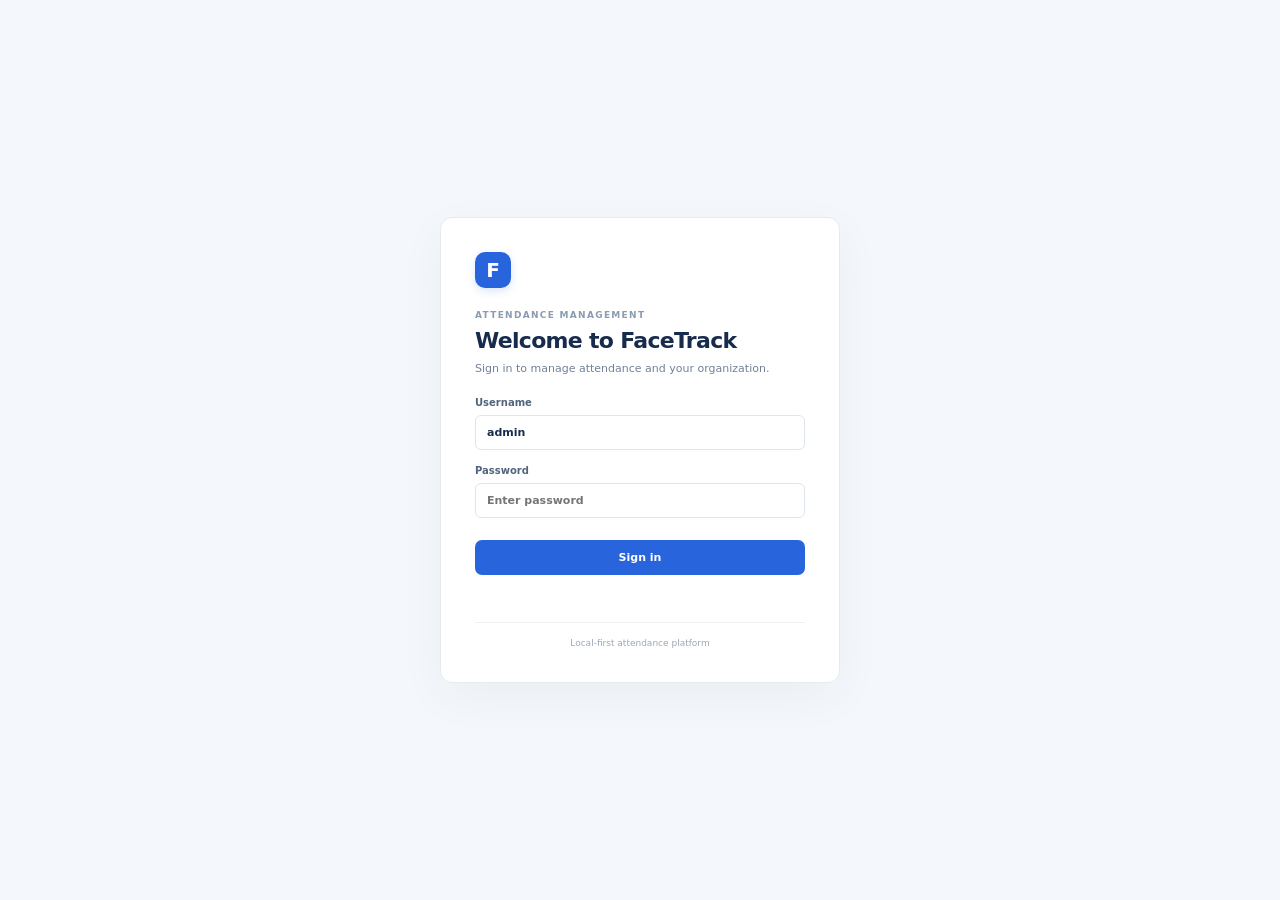
<file: templates/login.html>
<!doctype html><html lang="en"><head><meta charset="utf-8"><meta name="viewport" content="width=device-width,initial-scale=1"><title>Sign in · FaceTrack</title><link rel="stylesheet" href="/static/app.css"></head><body class="login-page"><main class="login-card"><div class="brand-mark">F</div><p class="eyebrow">ATTENDANCE MANAGEMENT</p><h1>Welcome to FaceTrack</h1><p class="muted">Sign in to manage attendance and your organization.</p><form id="loginForm"><label>Username<input name="username" autocomplete="username" required value="admin"></label><label>Password<input name="password" type="password" autocomplete="current-password" required placeholder="Enter password"></label><button class="btn primary full" type="submit">Sign in</button><p id="loginError" class="form-error" role="alert"></p></form><div class="login-foot">Local-first attendance platform</div></main><script>
document.getElementById('loginForm').addEventListener('submit',async e=>{e.preventDefault();const f=new FormData(e.target);const r=await fetch('/api/login',{method:'POST',body:f});const d=await r.json();if(r.ok)location.href='/';else document.getElementById('loginError').textContent=d.detail||'Unable to sign in';});
</script></body></html>
</file>
<file: static/app.css>
:root{--ink:#172b4d;--muted:#718096;--line:#e6ebf1;--bg:#f6f8fb;--blue:#2864dc;--blue-dark:#1e4fb3;--green:#16865d;--amber:#a96a08;--red:#c0393b;--sidebar:#fff}*{box-sizing:border-box}body{margin:0;background:var(--bg);color:var(--ink);font:14px Inter,Segoe UI,system-ui,sans-serif}button,input,select,textarea{font:inherit}button{cursor:pointer}.app-shell{min-height:100vh}.sidebar{position:fixed;inset:0 auto 0 0;width:252px;background:#fff;border-right:1px solid var(--line);display:flex;flex-direction:column;z-index:20}.brand{height:76px;display:flex;align-items:center;gap:11px;padding:0 23px;border-bottom:1px solid #f0f2f5}.brand-mark{width:36px;height:36px;border-radius:10px;background:var(--blue);color:#fff;display:grid;place-items:center;font-weight:800;font-size:20px;box-shadow:0 3px 8px #2864dc2b}.brand b{display:block;font-size:15px;letter-spacing:-.4px}.brand small{display:block;color:#91a0b4;font-size:9px;letter-spacing:1px;margin-top:3px}.org-switch{margin:18px 13px 13px;padding:11px;border:1px solid var(--line);border-radius:9px;display:flex;align-items:center;gap:10px}.org-avatar{width:31px;height:31px;background:#edf3ff;color:var(--blue);border-radius:7px;display:grid;place-items:center;font-weight:700;font-size:11px}.org-switch b,.user-mini b{display:block;font-size:11px}.org-switch small,.user-mini small{display:block;color:var(--muted);font-size:10px;margin-top:4px}.chevron{margin-left:auto;color:#9aa7b7}.nav{padding:6px 12px;overflow:auto}.nav-label{font-size:9px;font-weight:700;color:#a0adbd;letter-spacing:1.2px;padding:13px 11px 7px}.nav-item{width:100%;border:0;background:transparent;color:#68788f;text-align:left;padding:10px 12px;border-radius:7px;margin:2px 0;display:flex;align-items:center;gap:12px;font-size:12px;font-weight:500}.nav-item span{width:17px;text-align:center;font-size:16px;color:#8b9bb0}.nav-item:hover{background:#f6f8fc;color:var(--ink)}.nav-item.active{background:#edf3ff;color:var(--blue);font-weight:650}.nav-item.active span{color:var(--blue)}.sidebar-bottom{margin-top:auto;border-top:1px solid var(--line);padding:13px}.connection{display:flex;align-items:center;gap:9px;padding:8px 7px 14px}.connection i,.status-chip i,.status-dot,.station-indicator{width:7px;height:7px;background:#1ca56d;border-radius:50%;display:inline-block;box-shadow:0 0 0 3px #e4f5ed}.connection b{display:block;font-size:10px}.connection small{display:block;color:var(--muted);font-size:9px;margin-top:3px}.user-mini{display:flex;align-items:center;gap:9px;border-top:1px solid #f0f2f5;padding:13px 5px 2px}.avatar{width:30px;height:30px;background:#e8efff;color:var(--blue);border:0;border-radius:50%;display:grid;place-items:center;font-weight:700}.user-mini button:last-child{margin-left:auto;border:0;background:transparent;color:#8594a8}.main{margin-left:252px;min-height:100vh}.topbar{height:68px;background:#fff;border-bottom:1px solid var(--line);display:flex;align-items:center;justify-content:space-between;padding:0 34px;position:sticky;top:0;z-index:10}.breadcrumb{font-size:11px;color:#91a0b4}.breadcrumb span{padding:0 8px;color:#c3cbd5}.breadcrumb b{color:var(--ink);font-weight:600}.top-actions{display:flex;align-items:center;gap:19px}.date-label{font-size:11px;color:#75859b}.status-chip{display:inline-flex;align-items:center;gap:8px;border:1px solid var(--line);border-radius:20px;padding:7px 10px;color:#66768d;font-size:10px;white-space:nowrap}.status-chip i{width:6px;height:6px}.content{max-width:1500px;padding:32px 36px 60px;margin:auto}.page{display:none}.page.active{display:block}.page-head{display:flex;justify-content:space-between;align-items:flex-end;margin-bottom:25px}.eyebrow{font-size:9px;letter-spacing:1.3px;font-weight:700;color:#8b9bb0;margin:0 0 8px}.page-head h1{font-size:25px;letter-spacing:-.8px;margin:0 0 6px;font-weight:700}.muted{color:var(--muted);font-size:11px;margin:0;line-height:1.6}.btn{border:1px solid transparent;border-radius:7px;padding:10px 14px;font-weight:600;font-size:11px;text-decoration:none;display:inline-flex;align-items:center;justify-content:center;gap:7px}.btn.primary{background:var(--blue);color:#fff}.btn.primary:hover{background:var(--blue-dark)}.btn.secondary{background:#fff;border-color:var(--line);color:#52647d}.btn.small{padding:8px 10px;font-size:10px}.btn.full{width:100%;margin-top:7px}.metric-grid{display:grid;grid-template-columns:repeat(4,minmax(0,1fr));gap:15px;margin-bottom:20px}.metric{background:#fff;border:1px solid var(--line);border-radius:9px;padding:17px 18px;min-height:122px}.metric-top{display:flex;align-items:center;justify-content:space-between;color:#718096;font-size:11px}.metric-icon{width:29px;height:29px;border-radius:8px;display:grid;place-items:center;font-size:15px}.metric-icon.blue{background:#edf3ff;color:#2864dc}.metric-icon.violet{background:#f2efff;color:#7955c9}.metric-icon.green{background:#e9f7f0;color:#16865d}.metric-icon.amber{background:#fff5e6;color:#b57610}.metric strong{font-size:25px;letter-spacing:-1px;display:block;margin:10px 0 3px}.metric strong.metric-word{font-size:19px}.metric small{color:#9aa6b6;font-size:9px}.dashboard-grid{display:grid;grid-template-columns:minmax(0,1.7fr) minmax(270px,1fr);gap:16px}.panel{background:#fff;border:1px solid var(--line);border-radius:9px;overflow:hidden}.panel-head{display:flex;align-items:center;justify-content:space-between;padding:17px 19px;border-bottom:1px solid #f0f2f5}.panel-head h2,.panel h2{font-size:13px;margin:0 0 5px;letter-spacing:-.2px}.panel-head p{font-size:10px;color:var(--muted);margin:0}.text-btn{border:0;background:transparent;color:var(--blue);font-size:10px;font-weight:600}.table-wrap{overflow:auto}table{width:100%;border-collapse:collapse;white-space:nowrap}th{text-align:left;font-size:8px;letter-spacing:.8px;color:#97a4b5;font-weight:700;padding:12px 15px;background:#fbfcfe;border-bottom:1px solid #eef1f5}td{padding:13px 15px;border-bottom:1px solid #f0f2f5;font-size:10px;color:#53647b}tbody tr:last-child td{border-bottom:0}.person-cell{display:flex;align-items:center;gap:9px}.person-avatar{width:27px;height:27px;border-radius:7px;background:#eef3fb;color:#55719d;display:grid;place-items:center;font-size:9px;font-weight:700}.person-cell b{display:block;color:var(--ink);font-size:10px}.person-cell small{display:block;color:#9aa6b6;font-size:9px;margin-top:3px}.pill{display:inline-block;padding:5px 8px;border-radius:20px;font-size:9px;font-weight:600;background:#f1f4f8;color:#6e7c90}.pill.present,.pill.check_in,.pill.check_out{background:#eaf7f0;color:#16865d}.pill.late{background:#fff4e3;color:#a96a08}.pill.absent,.pill.inactive{background:#fff0f0;color:#bd4545}.pill.education{background:#edf3ff;color:#2864dc}.pill.workplace{background:#f2efff;color:#7652bd}.empty{text-align:center;color:#98a5b5;padding:28px}.side-panel{padding-bottom:12px}.side-panel .panel-head{border:0}.status-line{display:flex;justify-content:space-between;align-items:center;padding:11px 18px;border-top:1px solid #f2f4f7;font-size:10px;color:#718096}.status-line b{font-size:9px}.good{color:#16865d}.warning{color:#b57610}.notice{background:#fff9ef;border:1px solid #f7e9cf;border-radius:7px;margin:13px;padding:12px}.notice b{font-size:10px;color:#8a5c15}.notice p{font-size:9px;line-height:1.6;color:#8d795b;margin:6px 0}.quick-grid{display:grid;grid-template-columns:repeat(3,1fr);gap:14px;margin-top:17px}.quick-card{border:1px solid var(--line);border-radius:8px;background:#fff;text-align:left;padding:15px;display:grid;grid-template-columns:27px 1fr;align-items:center;column-gap:8px}.quick-card>span{grid-row:span 2;width:26px;height:26px;display:grid;place-items:center;background:#edf3ff;color:var(--blue);border-radius:7px}.quick-card b{font-size:10px}.quick-card small{font-size:9px;color:#92a0b2;margin-top:4px}.toolbar{padding:13px 17px;display:flex;align-items:center;justify-content:space-between;border-bottom:1px solid #f0f2f5}.search,select,input,textarea{border:1px solid #dfe5ec;border-radius:6px;background:#fff;color:var(--ink);padding:10px 11px;font-size:11px;outline:none}.search{width:260px}.search:focus,input:focus,select:focus,textarea:focus{border-color:#7ba2ee;box-shadow:0 0 0 3px #2864dc12}.toolbar select{padding:8px 10px}.station-layout{display:grid;grid-template-columns:1.25fr 1fr;gap:17px}.station-card{padding:16px}.station-top{display:flex;align-items:center;gap:9px;font-size:9px;color:#8291a5;font-weight:700;letter-spacing:.7px}.station-indicator{width:6px;height:6px}.spacer{flex:1}.camera-placeholder{margin:15px 0;background:#f4f7fb;border:1px dashed #d5deea;border-radius:8px;min-height:300px;display:grid;place-items:center}.camera-frame{width:75%;min-height:225px;position:relative;border:1px solid #d7e0ed;border-radius:7px;display:flex;flex-direction:column;align-items:center;justify-content:center;color:#8090a6;text-align:center;padding:20px}.camera-frame .corner{position:absolute;width:18px;height:18px;border-color:#6f91c6;border-style:solid}.corner.tl{top:-1px;left:-1px;border-width:2px 0 0 2px}.corner.tr{top:-1px;right:-1px;border-width:2px 2px 0 0}.corner.bl{bottom:-1px;left:-1px;border-width:0 0 2px 2px}.corner.br{bottom:-1px;right:-1px;border-width:0 2px 2px 0}.camera-symbol{font-size:35px;color:#9db1d1;margin-bottom:10px}.camera-frame b{font-size:11px;color:#52647d}.camera-frame small{font-size:9px;max-width:260px;line-height:1.6;margin-top:6px}.station-message{padding:12px;background:#f7f9fc;border-radius:7px}.station-message b{font-size:10px}.station-message p{font-size:9px;color:#7e8da1;line-height:1.6;margin:5px 0 0}.capture-form{padding:20px}.capture-form h2{font-size:14px}.capture-form>p{margin-bottom:18px}.capture-form label,.modal label,.login-card label{display:block;font-size:10px;font-weight:600;color:#52647d;margin:13px 0}.capture-form input,.capture-form select,.capture-form textarea,.modal input,.modal select,.login-card input{width:100%;display:block;margin-top:7px}.capture-form textarea,.modal textarea{resize:vertical}.hidden{display:none!important}.form-hint{font-size:10px;line-height:1.5;color:#718096}.form-hint.success{color:#16865d}.form-hint.error,.form-error{color:#c0393b}.two-col{display:grid;grid-template-columns:1fr 1fr;gap:16px}.list-stack{padding:4px 18px 15px}.list-item{display:flex;justify-content:space-between;align-items:center;padding:13px 0;border-bottom:1px solid #f0f2f5}.list-item:last-child{border:0}.list-item b{display:block;font-size:10px}.list-item small{display:block;font-size:9px;color:#8b9bb0;margin-top:4px}.report-card{display:flex;align-items:center;gap:17px;padding:20px}.report-card>div:nth-child(2){flex:1}.report-card h2{margin-bottom:7px}.report-card p{font-size:10px;color:#74849a;line-height:1.6;margin:0 0 6px}.report-icon{width:44px;height:44px;border-radius:9px;background:#edf3ff;color:var(--blue);display:grid;place-items:center;font-size:20px}.wide-notice{margin:15px 0}.detail-panel{padding:5px 0 15px}.detail-panel h2{padding:15px 18px}.small-note{font-size:9px;line-height:1.7;padding:12px 18px 0}.settings-panel{padding:19px}.settings-panel h2{margin-bottom:15px}.settings-row{display:flex;justify-content:space-between;gap:20px;align-items:center;padding:15px 0;border-top:1px solid #f0f2f5}.settings-row b{font-size:10px}.settings-row p{font-size:9px;color:#8795a8;margin:5px 0 0}.warning-chip{background:#fff5e6;border-color:#f4e4c6;color:#9b6815}.modal-backdrop{position:fixed;inset:0;background:#10213b66;z-index:50;display:grid;place-items:center;padding:20px}.modal{width:min(480px,100%);background:#fff;border-radius:11px;box-shadow:0 20px 70px #10213b30;padding:20px}.modal-head{display:flex;justify-content:space-between;align-items:center;border-bottom:1px solid var(--line);padding-bottom:13px}.modal-head h2{font-size:14px;margin:0}.icon-btn{border:0;background:transparent;color:#7c8ba0;font-size:20px}.modal-actions{display:flex;justify-content:flex-end;gap:8px;margin-top:20px}.toast{position:fixed;right:24px;bottom:24px;background:#1c2d47;color:#fff;padding:12px 16px;border-radius:7px;font-size:11px;box-shadow:0 7px 30px #10213b33;opacity:0;transform:translateY(10px);transition:.2s;pointer-events:none;z-index:100}.toast.show{opacity:1;transform:translateY(0)}.mobile-only{display:none}.login-page{min-height:100vh;display:grid;place-items:center;background:#f4f7fb;padding:20px}.login-card{background:#fff;width:min(400px,100%);border:1px solid var(--line);border-radius:12px;padding:34px;box-shadow:0 14px 50px #1d35570b}.login-card .brand-mark{margin-bottom:22px}.login-card h1{font-size:22px;letter-spacing:-.7px;margin:0 0 7px}.login-card>p.muted{margin-bottom:20px}.login-card label{margin:15px 0}.login-foot{border-top:1px solid #eff2f5;margin-top:23px;padding-top:15px;text-align:center;font-size:9px;color:#9aa7b6}.form-error{font-size:10px;min-height:14px}.nav-item:focus-visible,.btn:focus-visible,button:focus-visible{outline:3px solid #78a1ef;outline-offset:2px}
@media(max-width:1100px){.sidebar{width:220px}.main{margin-left:220px}.content{padding:26px 23px}.metric-grid{gap:10px}.dashboard-grid{grid-template-columns:1fr}.side-panel{display:none}}
@media(max-width:760px){.sidebar{transform:translateX(-100%);transition:.2s;box-shadow:10px 0 30px #10213b14}.sidebar.open{transform:translateX(0)}.main{margin-left:0}.topbar{padding:0 15px;height:60px}.mobile-only{display:inline-block}.date-label{display:none}.content{padding:23px 14px 40px}.page-head{align-items:flex-start;gap:12px;flex-direction:column}.page-head h1{font-size:23px}.metric-grid{grid-template-columns:repeat(2,1fr)}.quick-grid{grid-template-columns:1fr}.station-layout,.two-col{grid-template-columns:1fr}.camera-placeholder{min-height:230px}.report-card{align-items:flex-start;flex-wrap:wrap}.report-card .btn{width:100%}.settings-row{align-items:flex-start;flex-direction:column}.top-actions{gap:8px}.status-chip{font-size:9px;padding:6px 8px}.search{width:100%;max-width:240px}.toolbar{gap:10px}.modal{padding:16px}}

.inline-form{display:flex;flex-wrap:wrap;gap:8px;margin-top:12px}.inline-form input,.inline-form select{min-width:155px;flex:1}.form-settings{align-items:flex-start}.form-settings>div{width:100%}
.station-video{display:block;width:100%;max-height:360px;min-height:220px;object-fit:cover;background:#101a29;border-radius:12px}.camera-controls{display:flex;align-items:center;gap:12px;flex-wrap:wrap;margin:12px 0}.verification-check,.consent-check{display:flex;align-items:flex-start;gap:9px;margin:10px 0 14px;color:var(--ink);font-size:13px}.verification-check input,.consent-check input{margin-top:2px}.camera-placeholder .form-hint{max-width:560px}
</file>
